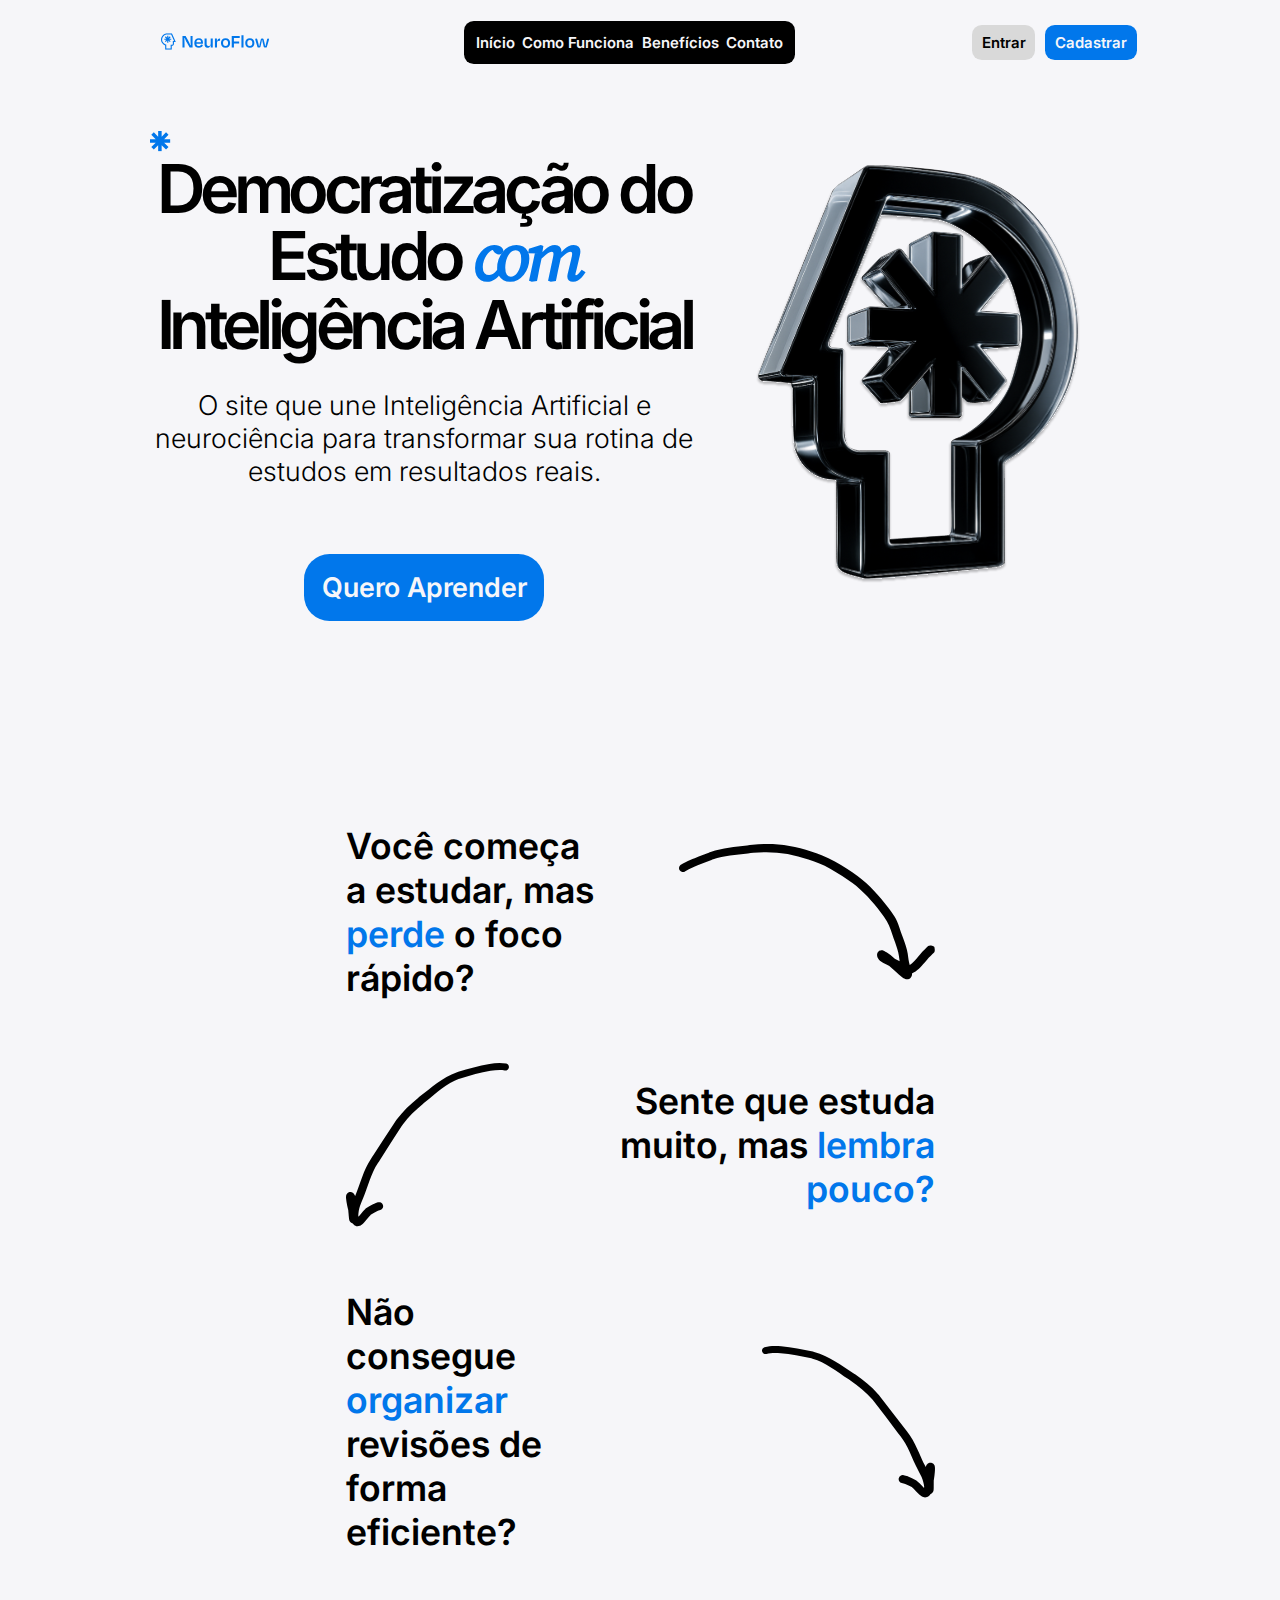
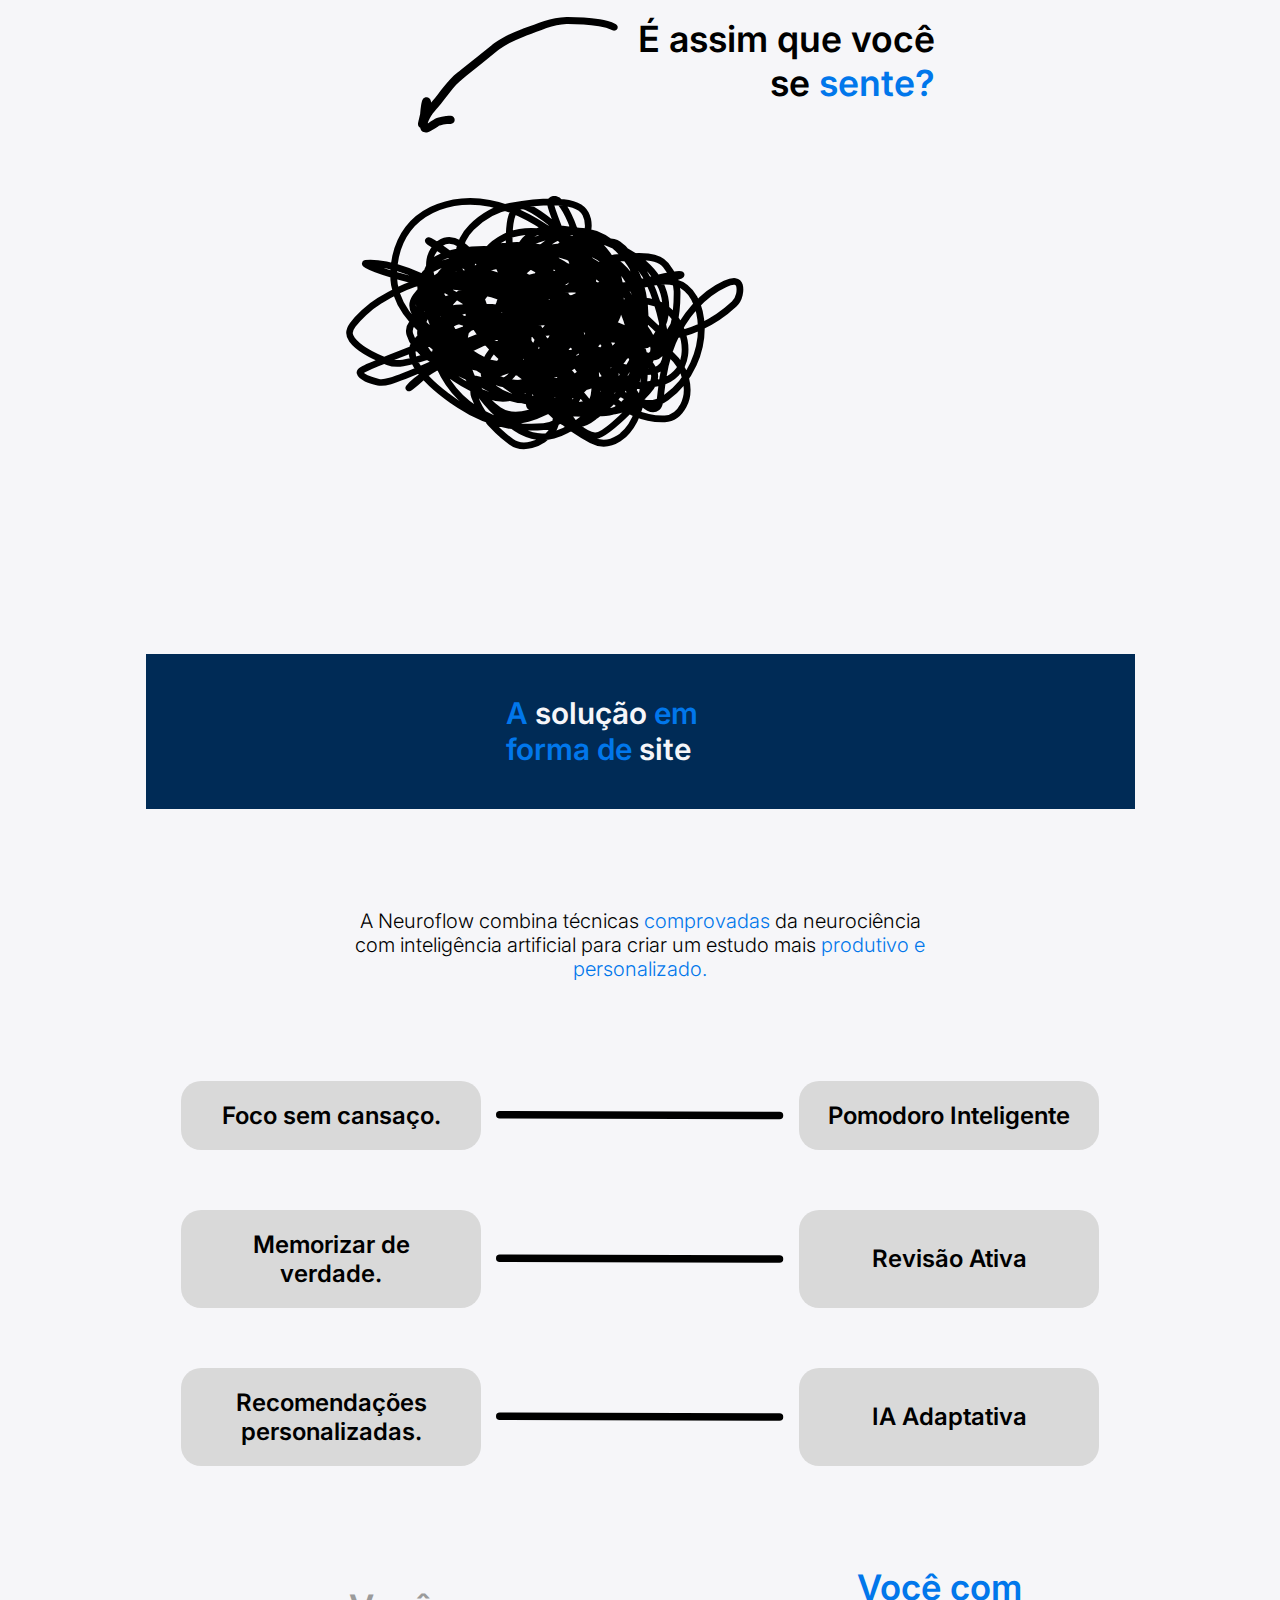
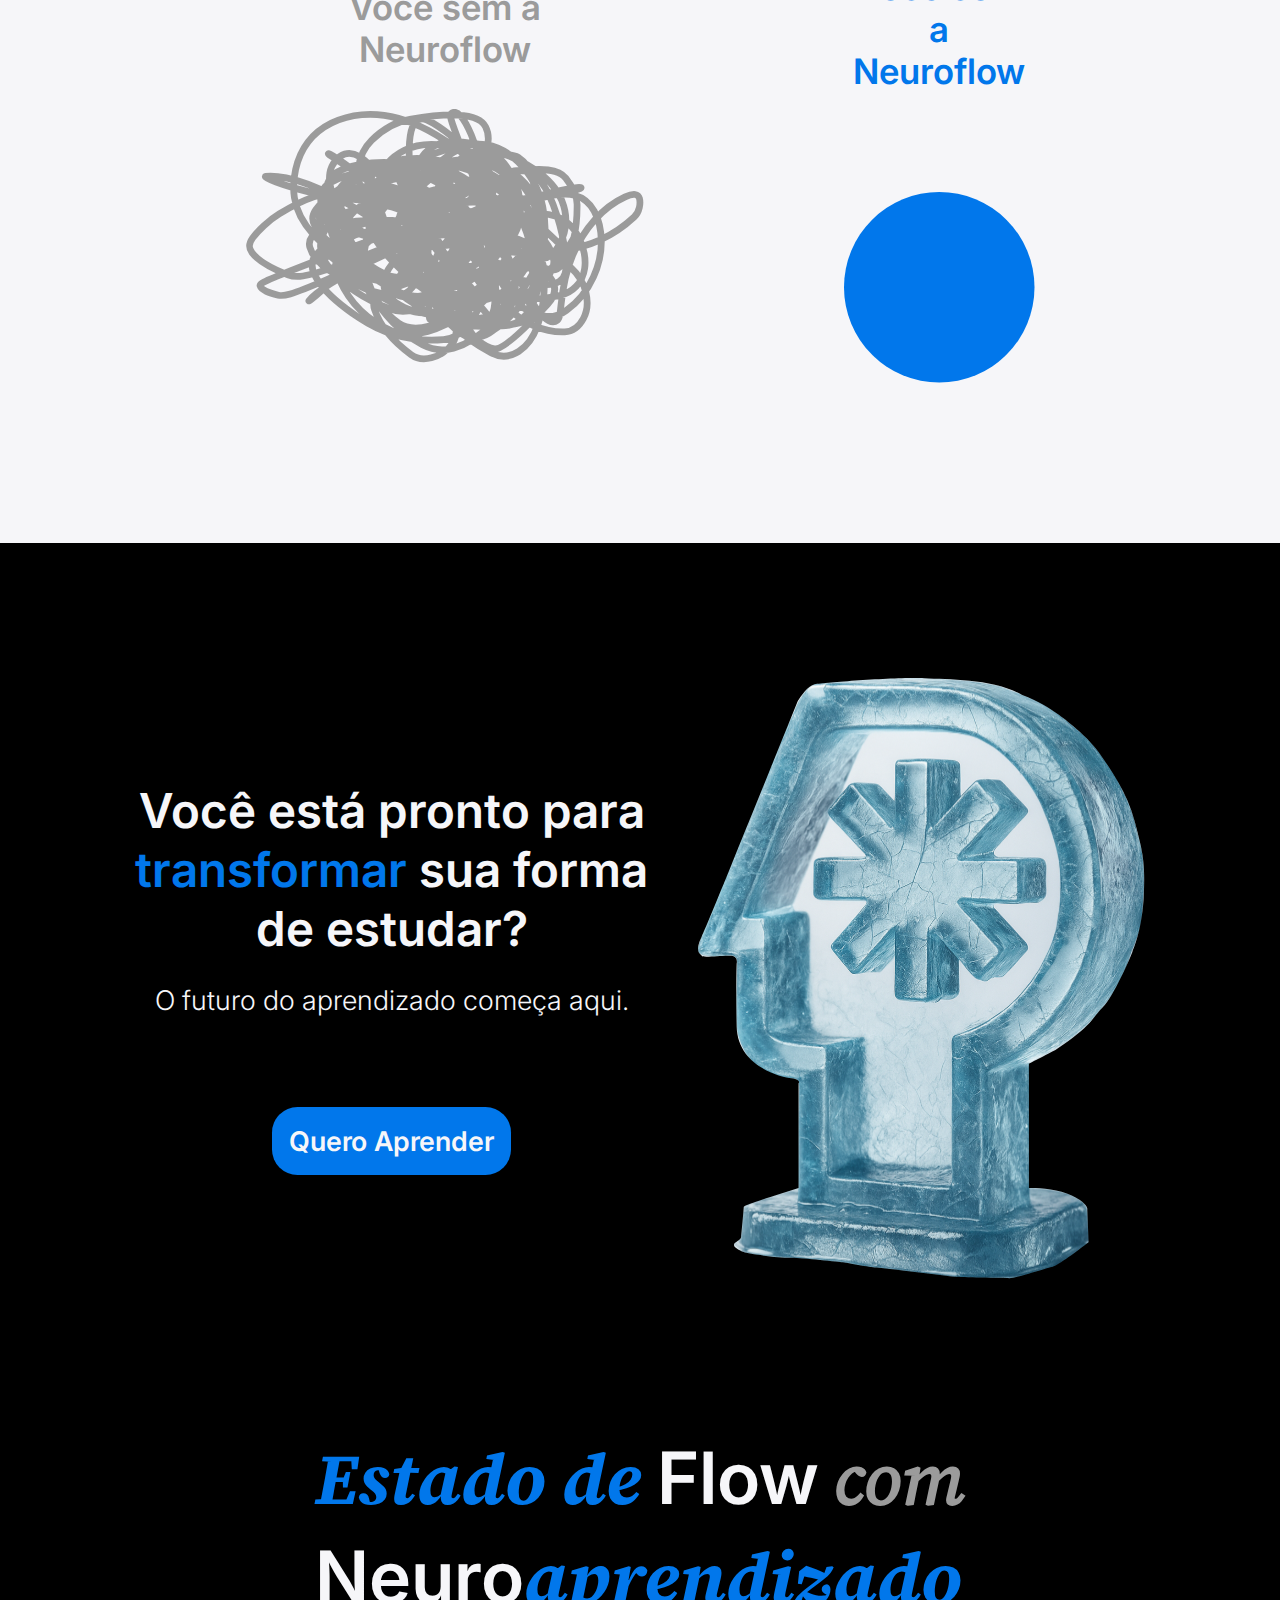
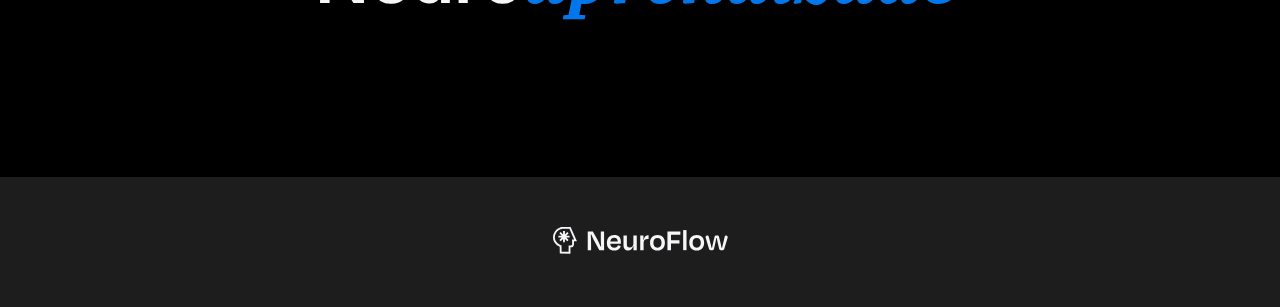
<file: index.html>
<!DOCTYPE html>
<html lang="pt-br">
<head>
    <meta charset="UTF-8">
    <meta name="viewport" content="width=device-width, initial-scale=1.0">
    <link rel="stylesheet" href="./css/style.css">
    <link rel="shortcut icon" href="assets/asterisco.svg" type="image/x-icon">
    <title>NeuroFlow</title>
</head>
<body>
    <header>

        <nav>
            <div class="LogoHeader">
                <a href="#"><img src="./assets/NeuroFlowLogo.svg" alt="Logo NeuroFlow"></a>
            </div>

            <div class="navbar">
                <a class="linknav" href="#">Início</a>
                <a class="linknav" href="#">Como Funciona</a>
                <a class="linknav" href="#">Benefícios</a>
                <a class="linknav" href="pages/contato/contato.html">Contato</a>
            </div>

            <div class="navButtons">
                <a class="Entrarnav" href="pages/auth/Login.html">Entrar</a>
                <a class="Cadastrarnav" href="pages/auth/Cadastro.html" >Cadastrar</a>
            </div>
        </nav>
    </header>

    <main>
        <div class="main">
            <div class="firstImpression">
                <div class="titlePage">
                    <div class="astNTitle">
                        <img class='asterisco' src="./assets/asterisco.svg" alt="asterisco">
                        <h1>Democratização do Estudo <span class="com">com </span>Inteligência Artificial </h1>
                    </div>
                    <p class="subtitle">O site que une Inteligência Artificial e neurociência para transformar sua rotina de estudos em resultados reais. </p>
                    <a href="#"  class="btnAprender">Quero Aprender</a>
                </div>
                <div class="imgCromado">
                    <img src="./assets/LogoCromado.svg" alt="Logo Cromado">
                </div>
            </div>
            <div class="content-copy">
                <div class="one">
                    <div class="lineOne">
                        <h3 class="copyOne">Você começa a estudar, mas <span class="perde">perde</span> o foco rápido?</h3>
                        <img src="./assets/seta1.svg" alt="seta">
                    </div>
                    <div class="lineTwo">
                        <img src="./assets/seta2.svg" alt="seta">
                        <h3 class="copyOne">Sente que estuda muito, mas <span class="lembra-pouco"> lembra pouco?</span></h3>
                    </div>
                    <div class="lineThree">
                        <h3 class="copyOne">Não consegue <span class="organizar">organizar</span> revisões de forma eficiente?</h3>
                        <img src="./assets/seta3.svg" alt="seta">
                    </div>
                    <div class="lineFour">
                        <img class="setaFour" src="./assets/seta4.svg" alt="seta">
                        <h3 class="copyOne">É assim que você <br> se <span class="sente">sente?</span></h3>
                    </div>
                    <div><img src="./assets/bagunca.svg" alt=""></div>
                </div>
                <div class="faixa">
                    <h2 class="solution">A <span class="white">solução</span> em forma de <span class="white">site</span></h2>
                </div>
                <div class="textP">
                    <p>A Neuroflow combina técnicas <span class="textPBlue">comprovadas</span> da neurociência <br> com inteligência artificial para criar um estudo mais <span class="textPBlue">produtivo e <br> personalizado.</span></p>
                </div>
                <div class="block">
                    <div class="blockColumns">
                        <div class="blockline">
                            <h2>Foco sem cansaço.</h2>
                        </div>
                        <img src="./assets/linha.svg" alt="linha">
                        <div class="blockline">
                            <h2>Pomodoro Inteligente</h2>
                        </div>
                    </div>
                    <div class="blockColumns">
                        <div class="blockline">
                            <h2>Memorizar de verdade.</h2>
                        </div>
                        <img src="./assets/linha.svg" alt="linha">
            
                        <div class="blockline">
                            <h2>Revisão Ativa</h2>
                        </div>
                    </div>
                    <div class="blockColumns">
                        <div class="blockline">
                            <h2>Recomendações personalizadas.</h2>
                        </div>
                        <img src="./assets/linha.svg" alt="linha">
            
                        <div class="blockline">
                            <h2>IA Adaptativa</h2>
                        </div>
                    </div>
            
                </div>
                <div class="withOut">
                    <div class="semN">
                        <h3>Você sem a<br>Neuroflow</h3>
                        <img src="./assets/bagunca2.svg" alt="bagunça">
                    </div>
                    <div class="comN">
                        <h3>Você com a<br>Neuroflow</h3>
                        <img src="./assets/elipse.svg" alt="Elipse Azul">
                    </div>
                </div>
            </div>
        </div>
        <div class="final-copy">
            <div class="all-copy">
                <div class="txsubNImg">
                    <div class="textNsub">
                        <h2 class="h2FC">Você está pronto para <br><span>transformar</span> sua forma <br> de estudar?</h2>
                        <p class="finalP">O futuro do aprendizado começa aqui.</p>
                        <a href="#" class="btnAprender">Quero Aprender</a>
                    </div>
                    <img src="./assets/LogoGelo.svg" alt="Logo de Gelo">
                </div>
                <h2 class="h2Final">
                    <p>Estado de <span class="spanFinal">Flow</span> <span class="spanCom">com</span><br><span class="spanFinal">Neuro</span>aprendizado</p>

                </h2>
            </div>

        </div>
    </main> 

    <footer>
        <button ><a href="#"><img src="./assets/LogoFooter.svg" alt="Logo NeuroFlow do Footer"></a></button>
    </footer>
</body>
</html>
</file>
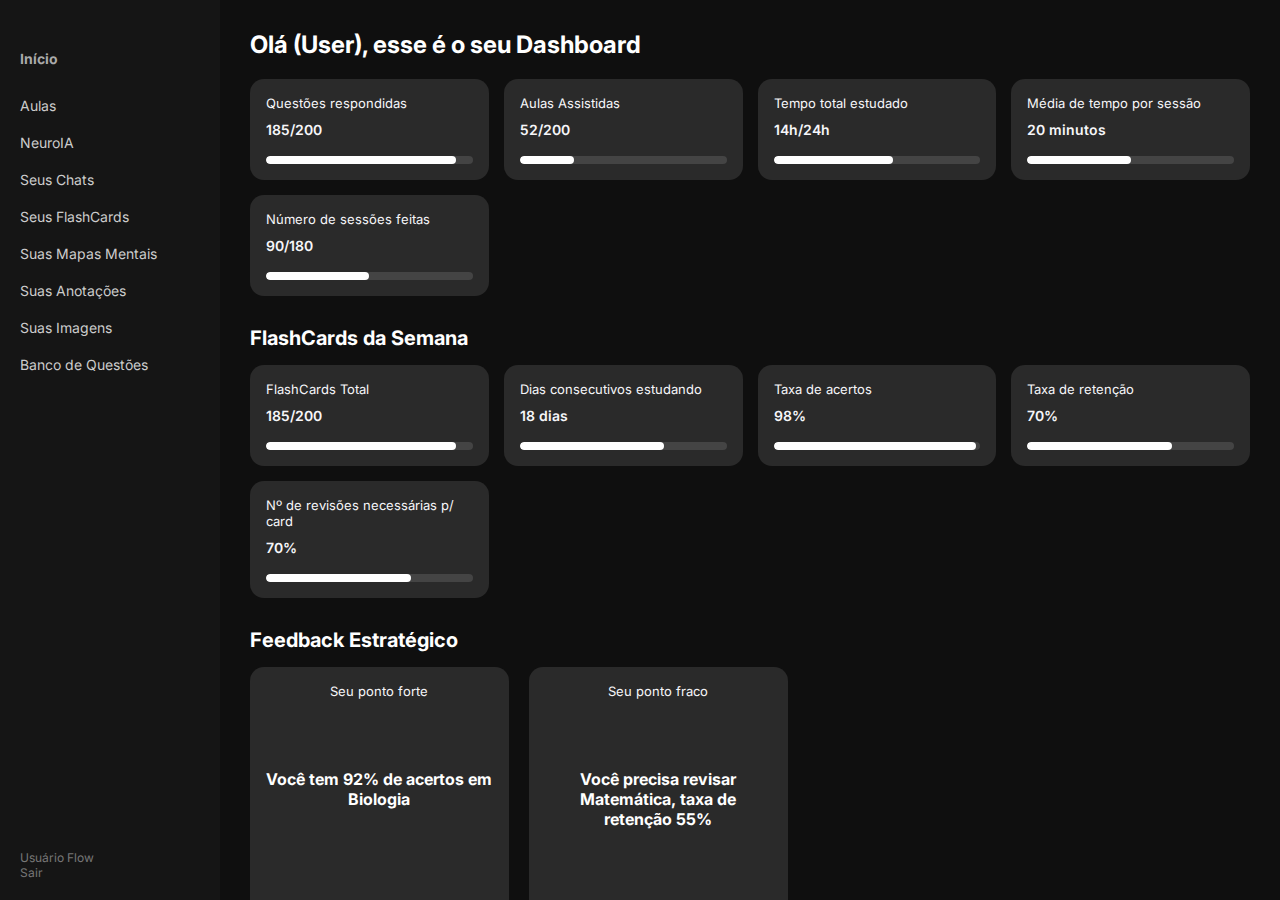
<file: pages/dashboard/index.html>
<!DOCTYPE html>
<html lang="pt-BR">
<head>
  <meta charset="UTF-8" />
  <title>Dashboard</title>

  
  <link rel="preconnect" href="https://fonts.googleapis.com">
  <link rel="preconnect" href="https://fonts.gstatic.com" crossorigin>
  <link href="https://fonts.googleapis.com/css2?family=Inter:wght@300;400;600;700&display=swap" rel="stylesheet">
  <link rel="stylesheet" href="./style.css">
</head>
<body>

  <aside class="sidebar">
    <div>
      <h2><a href="../../index.html" style="text-decoration: none; color: inherit;">Início</a></h2>
      <nav class="menu">
        <a href="#aulas">Aulas</a>
        <a href="../neuro/neuro/index.html">NeuroIA</a>
        <a href="#chats">Seus Chats</a>
        <a href="#flashcards">Seus FlashCards</a>
        <a href="#mapas">Suas Mapas Mentais</a>
        <a href="#anotacoes">Suas Anotações</a>
        <a href="#imagens">Suas Imagens</a>
        <a href="#questoes">Banco de Questões</a>
      </nav>
    </div>
    <div class="sidebar-footer">
      Usuário Flow<br>
      <a href="../auth/Login.html" style="text-decoration: none; color: inherit;">Sair</a>
    </div>
  </aside>

  <main class="main">
    <h1>Olá (User), esse é o seu Dashboard</h1>

    <div class="grid">
        <a class='botao'href="botoa.html">
        <div class="card">
            <p>Questões respondidas</p>
            <div class="disaprendizagem">
              <p>185/200</p>
              <div class="progresso"><span style="width: 92%;"></span></div>
            </div>
        </div>
        </a>
        
      <div class="card">
        <p>Aulas Assistidas</p>
        <div class="disaprendizagem">
          <p>52/200</p>
          <div class="progresso"><span style="width: 26%;"></span></div>
        </div>
      </div>

      <div class="card">
        <p>Tempo total estudado</p>
        <div class="disaprendizagem">
          <p>14h/24h</p>
          <div class="progresso"><span style="width: 58%;"></span></div>
        </div>
      </div>

      <div class="card">
        <p>Média de tempo por sessão</p>
        <div class="disaprendizagem">
          <p>20 minutos</p>
          <div class="progresso"><span style="width: 50%;"></span></div>
        </div>
      </div>

      <div class="card">
        <p>Número de sessões feitas</p>
        <div class="disaprendizagem">
          <p>90/180</p>
          <div class="progresso"><span style="width: 50%;"></span></div>
        </div>
      </div>
    </div>

    <h2>FlashCards da Semana</h2>

    <div class="grid">
      <div class="card">
        <p>FlashCards Total</p>
        <div class="disaprendizagem">
          <p>185/200</p>
          <div class="progresso"><span style="width: 92%;"></span></div>
        </div>
      </div>

      <div class="card">
        <p>Dias consecutivos estudando</p>
        <div class="disaprendizagem">
          <p>18 dias</p>
          <div class="progresso"><span style="width: 70%;"></span></div>
        </div>
      </div>

      <div class="card">
        <p>Taxa de acertos</p>
        <div class="disaprendizagem">
          <p>98%</p>
          <div class="progresso"><span style="width: 98%;"></span></div>
        </div>
      </div>

      <div class="card">
        <p>Taxa de retenção</p>
        <div class="disaprendizagem">
          <p>70%</p>
          <div class="progresso"><span style="width: 70%;"></span></div>
        </div>
      </div>

      <div class="card">
        <p>Nº de revisões necessárias p/ card</p>
        <div class="disaprendizagem">
          <p>70%</p>
          <div class="progresso"><span style="width: 70%;"></span></div>
        </div>
      </div>
    </div>

    <h2>Feedback Estratégico</h2>

    <div class="feedback">


      
      <div class="card">

        <div>
          <p>Seu ponto forte</p>
        </div>

        <div>
          <strong>Você tem 92% de acertos em Biologia</strong>
        </div>
        

        <div class="disaprendizagem">
          <p>92%</p>
          <div class="progresso"><span style="width: 92%;"></span></div>
        </div>
      </div>


      
      <div class="card">

        <div>
          <p>Seu ponto fraco</p>
        </div>

        <div>
          <strong>Você precisa revisar
                  Matemática, taxa
                  de retenção 55%</strong>
        </div>
        

        <div class="disaprendizagem">
          <p>55%</p>
          <div class="progresso"><span style="width: 55%;"></span></div>
        </div>
      </div>
    </div>

  </main>
</body>
</html>
</file>
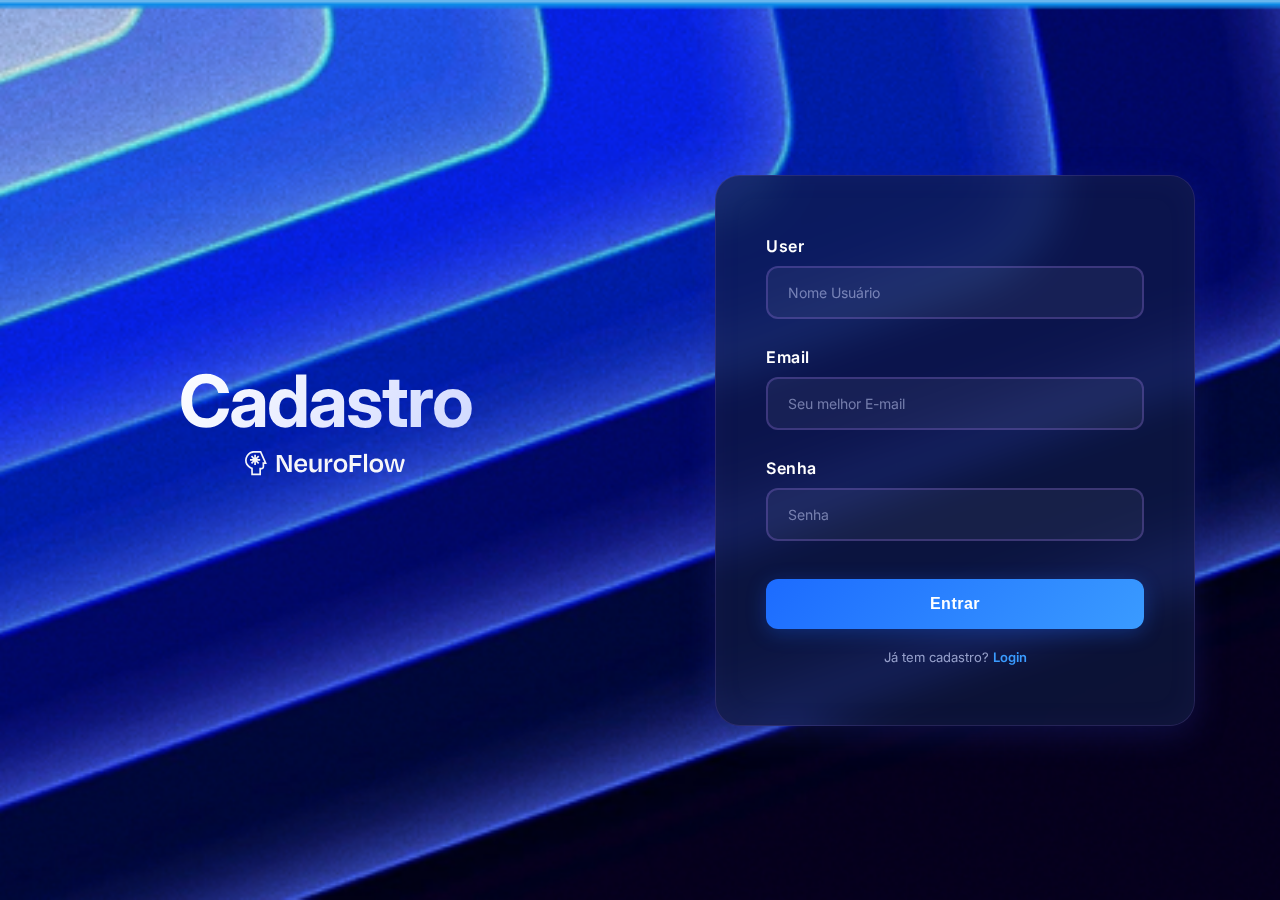
<file: pages/auth/Cadastro.html>
<!DOCTYPE html>
<html lang="pt-br">
<head>
    <meta charset="UTF-8">
    <meta name="viewport" content="width=device-width, initial-scale=1.0">
    <title>Cadastro - NeuroFlow</title>
    <link rel="stylesheet" href="styles.module.css">
    <link rel="preconnect" href="https://fonts.googleapis.com">
    <link rel="preconnect" href="https://fonts.gstatic.com" crossorigin>
    <link href="https://fonts.googleapis.com/css2?family=Inter:wght@400;500;600;700&display=swap" rel="stylesheet">
    <link rel="shortcut icon" href="../../assets/asterisco.svg" type="image/x-icon">
</head>
<body>
    <main class="container">
        <div class="wrapper">
            <!-- Lado esquerdo -->
            <div class="left">
                <div class="left-content">
                    <h1>Cadastro</h1>
                    <div class="brand-info">
                        <img src="../../assets/imgAuth/logo.svg" alt="Logo NeuroFlow" class="logo-svg">
                    </div>
                </div>
            </div>

            <!-- Lado direito (card de cadastro) -->
            <div class="right">
                <div class="card">
                    <form>
                        <div class="form-group">
                            <label>User</label>
                            <input type="text" placeholder="Nome Usuário">
                        </div>

                        <div class="form-group">
                            <label>Email</label>
                            <input type="email" placeholder="Seu melhor E-mail">
                        </div>

                        <div class="form-group">
                            <label>Senha</label>
                            <input type="password" placeholder="Senha">
                        </div>
                        <button type="submit" class="btn-submit" ><a href="../dashboard/index.html">Entrar</a></button>

                    </form>

                    <p class="login-link">
                        Já tem cadastro? <a href="Login.html">Login</a>
                    </p>
                </div>
            </div>
        </div>
    </main>
</body>
</html>
</file>
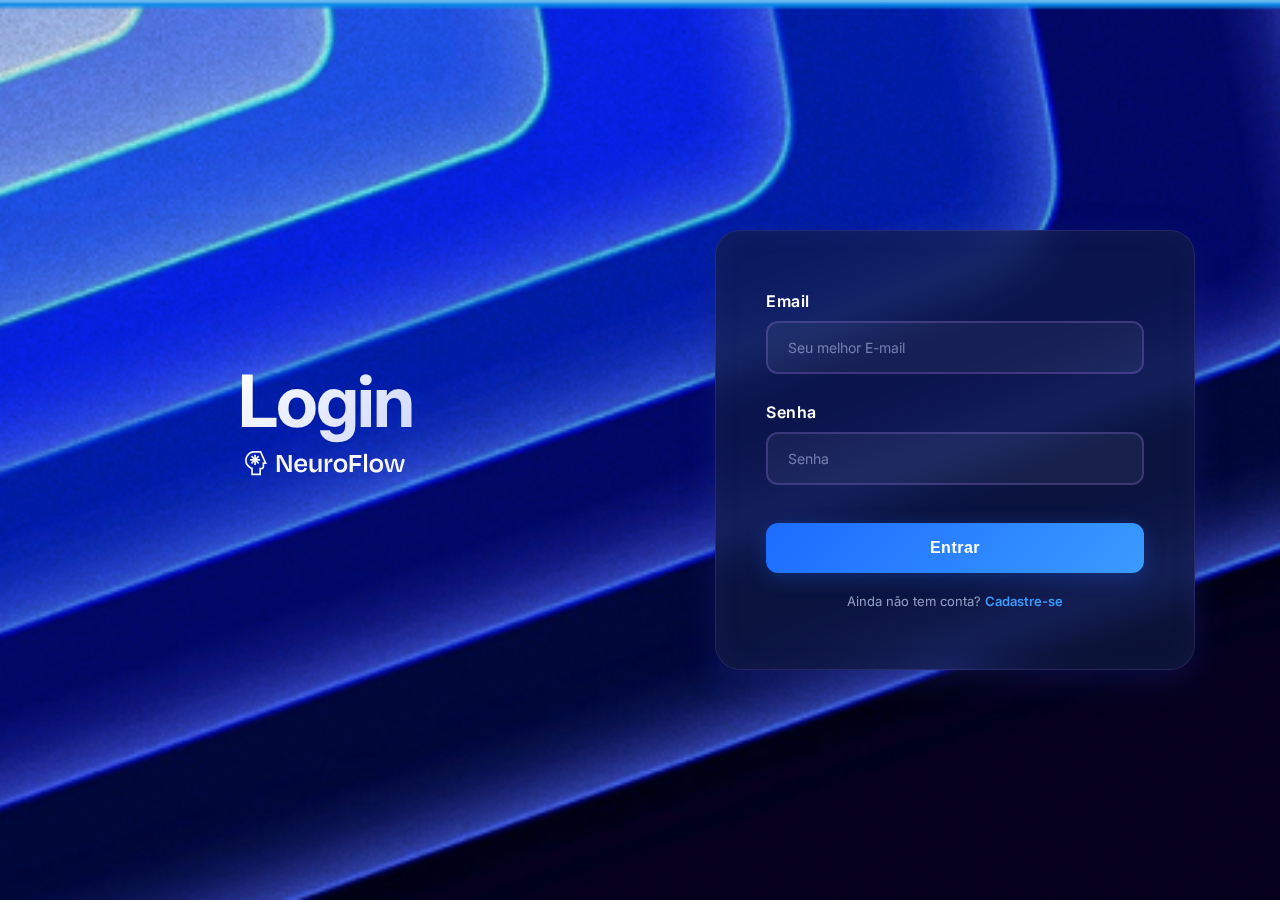
<file: pages/auth/Login.html>
<!DOCTYPE html>
<html lang="pt-br">
<head>
    <meta charset="UTF-8">
    <meta name="viewport" content="width=device-width, initial-scale=1.0">
    <title>Login - NeuroFlow</title>
    <link rel="stylesheet" href="styles.module.css">
    <link rel="preconnect" href="https://fonts.googleapis.com">
    <link rel="preconnect" href="https://fonts.gstatic.com" crossorigin>
    <link href="https://fonts.googleapis.com/css2?family=Inter:wght@400;500;600;700&display=swap" rel="stylesheet">
    <link rel="shortcut icon" href="../../assets/asterisco.svg" type="image/x-icon">
</head>
<body>
    <main class="container">
        <div class="wrapper">
            <!-- Lado esquerdo -->
            <div class="left">
                <div class="left-content">
                    <h1>Login</h1>
                    <div class="brand-info">
                        <img src="../../assets/imgAuth/logo.svg" alt="Logo NeuroFlow" class="logo-svg">
                    </div>
                </div>
            </div>

            <!-- Lado direito (card de login) -->
            <div class="right">
                <div class="card">
                    <form>
                        <div class="form-group">
                            <label>Email</label>
                            <input type="email" placeholder="Seu melhor E-mail">
                        </div>

                        <div class="form-group">
                            <label>Senha</label>
                            <input type="password" placeholder="Senha">
                        </div>

                        <button type="submit" class="btn-submit" ><a href="../dashboard/index.html">Entrar</a></button>

                       
                    </form>

                    <p class="login-link">
                        Ainda não tem conta? <a href="../auth/Cadastro.html">Cadastre-se</a>
                    </p>
                </div>
            </div>
        </div>
    </main>
</body>
</html>
</file>
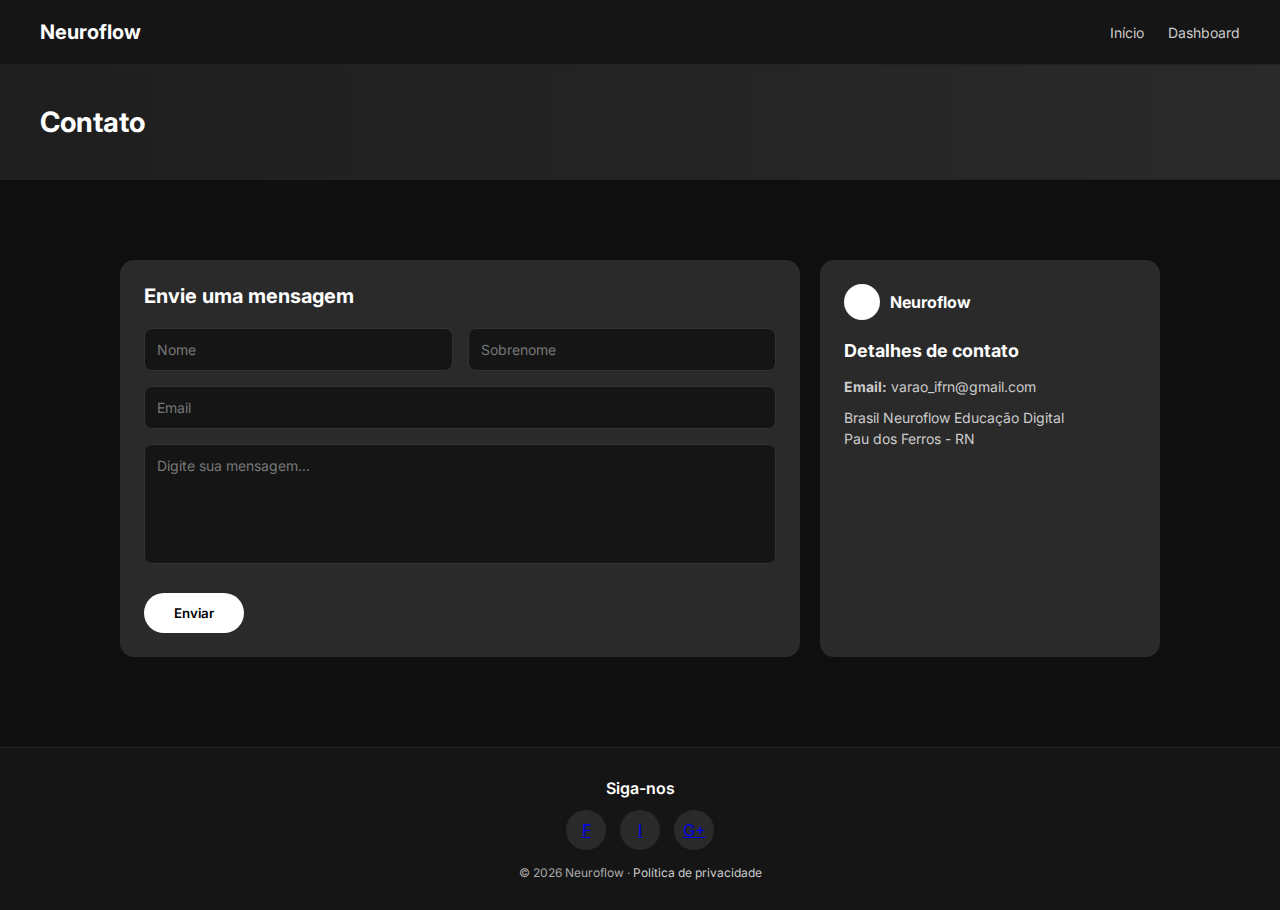
<file: pages/contato/contato.html>
<!DOCTYPE html>
<html lang="pt-BR">
<head>
  <meta charset="UTF-8" />
  <title>Neuroflow | Contato</title>
  <meta name="viewport" content="width=device-width, initial-scale=1.0">

  <link rel="preconnect" href="https://fonts.googleapis.com">
  <link rel="preconnect" href="https://fonts.gstatic.com" crossorigin>
  <link href="https://fonts.googleapis.com/css2?family=Inter:wght@300;400;600;700&display=swap" rel="stylesheet">
    <link rel="stylesheet" href="styles.module.css">
</head>
<body>

<header>
  <div class="logo">Neuroflow</div>
  <nav>
    <a href="#">Início</a>
    <a href="#">Dashboard</a>
  </nav>
</header>

<section class="banner">
  <h1>Contato</h1>
</section>

<main class="container">

  <!-- FORM -->
  <div class="card form">
    <h2>Envie uma mensagem</h2>

    <div class="row">
      <div class="form-group">
        <input type="text" placeholder="Nome">
      </div>
      <div class="form-group">
        <input type="text" placeholder="Sobrenome">
      </div>
    </div>

    <div class="form-group">
      <input type="email" placeholder="Email">
    </div>

    <div class="form-group">
      <textarea placeholder="Digite sua mensagem..."></textarea>
    </div>

    <button>Enviar</button>
  </div>

  <!-- INFO -->
  <div class="card info">
    <div class="brand">
      <div class="brand-circle"></div>
      <strong>Neuroflow</strong>
    </div>

    <h3>Detalhes de contato</h3>
    <p><strong>Email:</strong> varao_ifrn@gmail.com</p>
    <p>Brasil     
    Neuroflow Educação Digital<br>
    Pau dos Ferros - RN<br>
    </p>
  </div>

</main>
<footer class="footer">
    <div class="footer-content">
      <h4>Siga-nos</h4>
  
      <div class="socials">
        <a href="#" aria-label="Facebook">F</a>
        <a href="#" aria-label="Instagram">I</a>
        <a href="#" aria-label="Google Plus">G+</a>
      </div>
  
      <p>© 2026 Neuroflow · <a href="#">Política de privacidade</a></p>
    </div>
</footer>
</body>
</html>
</file>
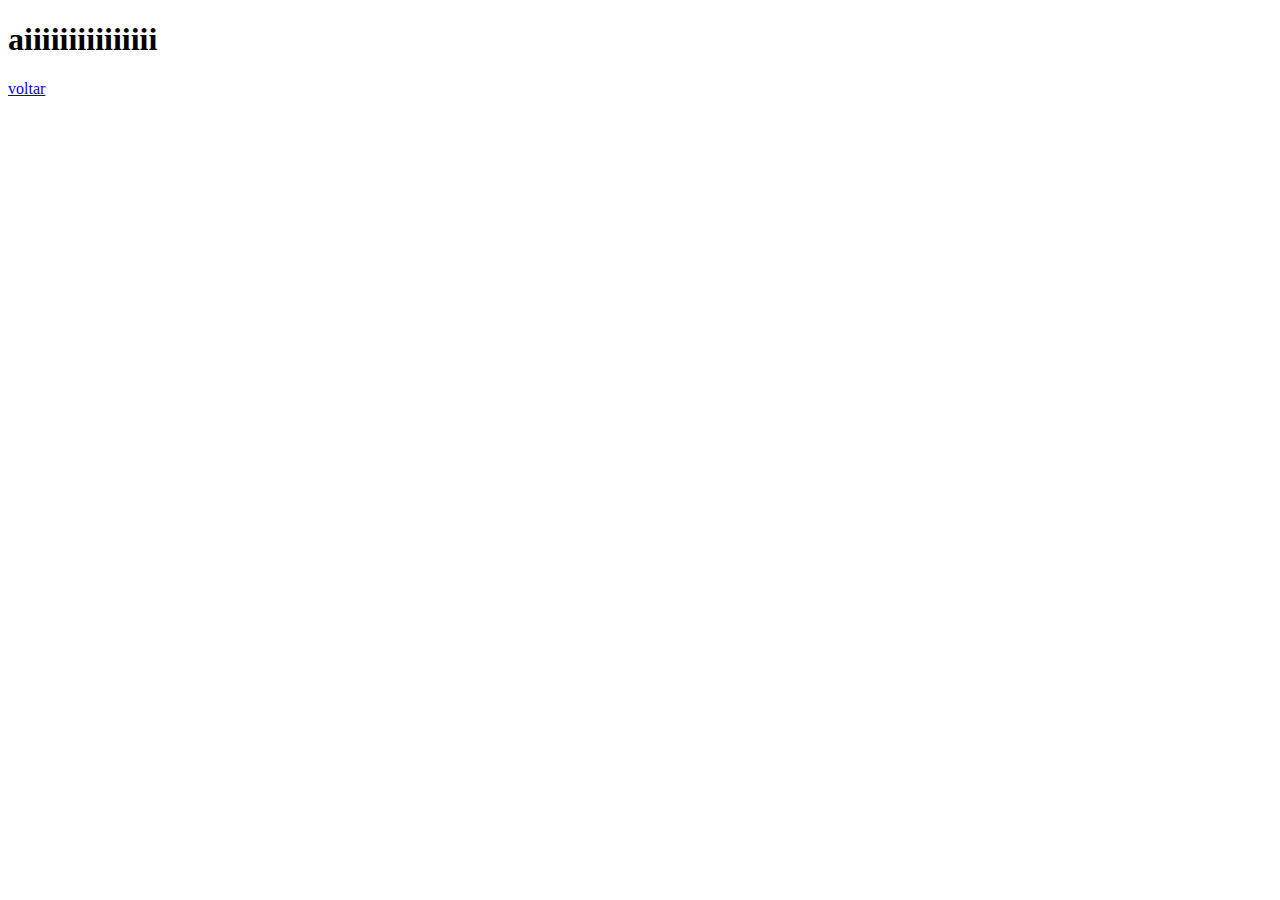
<file: pages/dashboard/botoa.html>
<!DOCTYPE html>
<html lang="en">
<head>
    <meta charset="UTF-8">
    <meta name="viewport" content="width=device-width, initial-scale=1.0">
    <title>Document</title>
</head>
<body>
    <h1>aiiiiiiiiiiiiiii</h1>
    <a href="index.html">voltar</a>
</body>
</html>
</file>
<file: css/style.css>
* {
    margin: 0;
    padding: 0;
    box-sizing: border-box;
}

body {
    background-color: #F6F6F9;
}

@font-face {
    font-family: interSemiBold;
    src: url('../fonts/inter/Inter_18pt-SemiBold.ttf');
}

@font-face {
    font-family: interLight;
    src: url('../fonts/inter/Inter_18pt-Light.ttf');
}


@font-face {
    font-family: serifItalic;
    src: url('../fonts/serifSource/SourceSerif4-Italic.ttf');
}

@font-face {
    font-family: serifBoldItalic;
    src: url("../fonts/serifSource/SourceSerif4-BoldItalic.ttf");
}

header {
    margin: 21px 143.25px 0;
}

nav {
    display: flex;
    justify-content: space-between;
    align-items: center;

}

.LogoHeader {
    scale: 0.75;
}

.navbar {
    display: flex;
    justify-content: center;
    align-items: center;
    padding: 12px;
    gap: 7.5px;
    background-color: black;
    border-radius: 9.75px;
}

.linknav {
    text-decoration: none;
    color: #F6F6F9 ;
    font-family: interSemibold;
    font-size: 15px;
    white-space: nowrap;
}


/* buttons Nav */
.navButtons {
    display: flex;
    justify-content: center;
    align-items: center;
    gap: 10px;
}

.Entrarnav {
    display: flex;
    flex-direction: row;
    justify-content: center;
    align-items: center;

    gap: 7.5px;
    background-color: #D9D9D9;
    font-family: interSemibold;
    font-size: 15px;
    color: black;

    padding: 8.25px 9.75px;
    border-radius: 9.75px;
    text-decoration: none;

}
.Cadastrarnav {
    display: flex;
    flex-direction: row;
    justify-content: center;
    align-items: center;

    gap: 7.5px;
    background-color: #0177EB;
    font-family: interSemibold;
    font-size: 15px;
    color: #F6F6F9;

    padding: 8.25px 9.75px;
    border-radius: 9.75px;
    text-decoration: none;
}

/* Main */
/* Página 1 | Div 1 */

.astNTitle {
    display: flex;
    flex-direction: column;
    align-items: stretch;
    justify-content: start;
    
}
.asterisco {
    align-self: flex-start;
    width: auto;
    scale: 0.75;
}

h1 {
    font-family: interSemibold;
    font-size: 67.5px;
    text-align: center;
    max-width: 654.75px;
    width: 100%;
    letter-spacing: -5.4px;
    line-height: 100%;
    
}
.com {
    color: #0177EB;
    font-family: serifItalic;
}

.subtitle {
    font-family: interLight;
    font-size: 27px;
    color: black;
    max-width: fit-content;
    width: 100%;
    text-align: center;
    padding-top: 31px;

}

.btnAprender {
    display: flex;
    justify-content: center;
    align-items:  center;

    gap: 7.5px;
    background-color: #0177EB;
    font-family: interSemibold;
    color: #F6F6F9;

    border-radius: 25.5px;
    text-decoration: none;
    margin-top: 65.25px;

    font-size: 27px;
    padding: 17.25px;

}



.titlePage {
    display: flex;
    flex-direction: column;
    align-items: center;
    justify-content: center;
}

.imgCromado {
    display: flex;
    scale: 0.75;
}

.main {
        margin: 60px 146px;
        display: flex;
        flex-direction: column;
        justify-content: center;
        align-items: center;
}

.firstImpression {
    display: flex;
    justify-content: center;
    align-items: center;
    height: 500px;
}


/* Div 2 - main */

.content-copy {
    display: flex;
    flex-direction: column;
}

.one {
    display: flex;
    flex-direction: column;
    justify-content: center;
    margin: 200px;
    height: max-content;
    gap: 63px;
}

/* Linhas */

/* Linhas Spans */
.perde, .lembra-pouco, .organizar, .sente {
    color: #0177EB;
}


/* Linha 1 */

.lineOne {
    display: flex;
    flex-direction: row;
    justify-content: center;
    align-items: center;
    gap: 76px;
    

}



.copyOne {
    font-family: interSemibold;
    font-size: 36px;
}


/* Linha 2 */

.lineTwo {
    display: flex;
    flex-direction: row;
    justify-content: center;
    align-items: center;
    gap: 55px;

}

.lineTwo .copyOne {
    text-align: end;
}

/* Linha 3 */

.lineThree {
    display: flex;
    flex-direction: row;
    justify-content: center;
    align-items: center;
    gap: 183px;

}

/* Linha 4 */

.lineFour{
    display: flex;
    flex-direction: row;
    justify-content: end;
    align-items: start;

    text-align: end;
    gap: 20px;
}


/* Faixa */


.faixa{
    width: 100%;
    padding: 41.25px 360px;
    gap: 7.5px;
    background-color: #002b56;
    font-family: interSemibold;
    font-size: 20px;
}

.white {
    color: #F6F6F9;

}

.solution, .textPBlue{
    color:#0177EB ;
}

/* Texto */

.textP {
    display: flex;
    flex-direction: column;
    justify-content: center;
    align-items: center;
    text-align: center;
    padding: 100px 0;
    font-family: interLight;
    font-size: 20px;
}

/* Cards */

.block {
    display: flex;
    justify-content: center;
    align-items: center;
    flex-direction: column;
    gap: 60px;

}

.blockColumns {
    display: flex;
    flex-direction: row;
    justify-content: center;

    gap: 15px;

}

.blockline {
    display: flex;
    justify-content: center;
    align-items: center;
    background-color: #d9d9d9;
    width: 300px;

    text-align: center;

    padding: 20px;
    border-radius: 20px;

    font-family: interSemibold;

}

/* Sem ou Com NeuroFlow */

.withOut {
    display: flex;
    justify-content: center;
    align-items: center;

    text-align: center;
    font-size: 30px;
    font-family: interSemibold;
    margin: 100px;
    gap: 200px;


}

.semN {
    display: flex;
    justify-content: center;
    align-items: center;

    flex-direction: column;
    gap: 39px;

    color: #9b9b9b;

}


.comN {
    display: flex;
    justify-content: center;
    align-items: center;

    flex-direction: column;
    gap: 100px;

    color: #0177EB;


}

/* final-copy */

.final-copy {
    
        display: flex;
        flex-direction: column;
        justify-content: center;
        align-items: center;
        width: 100%;
        
        background-color: black;
}

.all-copy {
    display: flex;
    justify-content: center;
    align-items: center;
    flex-direction: column;
    padding-top: 135px;
}

.h2FC {

    font-family: interSemibold;
    text-align: center;
    font-size: 48px;


}

.h2FC span {
    color: #0177EB;
}

.textNsub {
    display: flex;
    justify-content: center;
    flex-direction: column;
    align-items: center;
    gap: 25.5px;
    color: #F6F6F9;
}

.textNsub p {
    font-size: 27px;
        font-family: interLight;
    
}

.txsubNImg {
    display: flex;
    flex-direction: row;
    justify-content: center;
    align-items: center;
    gap: 50px;
}

.h2Final {
    display: flex;
    justify-content: center;
    align-items: center;
    color:#0177EB;
    font-family: serifBoldItalic;
    font-size: 72px;
    margin:150px;

}

.spanFinal {
    font-family: interSemibold;
    color: #F6F6F9;
}

.spanCom {
    color: #9b9b9b;
    font-family: serifItalic;
}


/* footer */

footer {
    display: flex;
    justify-content: center;
    align-items: center;

    background-color: #1d1d1d;

    width: 100%;
    padding: 50px 400px;
}

footer button {
    background-color: transparent;
    border: none;
}
</file>
<file: pages/dashboard/style.css>
* {
    margin: 0;
    padding: 0;
    box-sizing: border-box;
    font-family: 'Inter', sans-serif;
  }

body {
    background-color: #0f0f0f;
    color: #fff;
    display: flex;
    height: 100vh;
}

  /* SIDEBAR */
.sidebar {
    width: 220px;
    background-color: #151515;
    padding: 20px;
    display: flex;
    flex-direction: column;
    justify-content: space-between;
}

.sidebar h2 {
    font-size: 14px;
    margin-bottom: 20px;
    color: #aaa;
}

.menu a {
    display: block;
    color: #ccc;
    text-decoration: none;
    padding: 10px 0;
    font-size: 14px;
}

.menu a:hover {
    color: #fff;
}

.sidebar-footer {
    font-size: 12px;
    color: #777;
}

  /* MAIN */
.main {
    flex: 1;
    padding: 30px;
    overflow-y: auto;
}

h1 {
    font-size: 24px;
    margin-bottom: 20px;
}

h2 {
    margin: 30px 0 15px;
    font-size: 20px;
}

  /* GRID */
.grid {
    display: grid;
    grid-template-columns: repeat(auto-fill, minmax(220px, 1fr));
    gap: 15px;
}

.botao{
    text-decoration: none;
}

.card {
    background-color: #2a2a2a;
    border-radius: 14px;
    padding: 16px;
    display: flex;
    flex-direction: column;
    justify-content: space-between;
    min-height: 100px;
}

.card p {
    font-size: 13px;
    color: #F6F6F9;
    margin-bottom: 10px;
}

.card strong {
    font-size: 14px;
    color: #fff;
}

  /* PROGRESS BAR */
.progresso {
    width: 100%;
    height: 8px;
    background-color: #444;
    border-radius: 10px;
    overflow: hidden;
    margin-top: 12px;
}

.progresso span {
    display: block;
    height: 100%;
    background-color: #fff;
    border-radius: 10px;
}


.feedback {

    display: flex;
    gap: 20px;
  }

.feedback .card {
    height: 300.75px;
    width: 258.75px;
    min-height: 140px;
    display: flex;
    text-align: center;
    flex-direction: column;
    justify-content: space-between;
    align-items: center;
    gap: 60px;
}

.feedback strong {
    font-size: 16px;
}

.feedback small {
    font-size: 13px;
    color: #ccc;
}


.disaprendizagem {
    display: flex;
    flex-direction: column;
    width: 100%;
    align-items: flex-start;
    font-family: 'Inter', 300;
    gap: 6px;
    margin-top: auto;
}

.disaprendizagem p {
    margin-bottom: 0;
    font-size: 14px;
    font-weight: 600;
    font-size: 14px;
    font-weight: 600;
}
</file>
<file: pages/auth/styles.module.css>
* {
    margin: 0;
    padding: 0;
    box-sizing: border-box;
}

body {
    font-family: 'Inter', sans-serif;
    min-height: 100vh;
    background-image: url(../../assets/imgAuth/img_fundo.png);
    background-repeat: no-repeat;
    background-size: cover;
    background-position: center;
    background-attachment: fixed;
    display: flex;
    align-items: center;
    justify-content: center;
    position: relative;
    overflow: hidden;
}

.container {
    position: relative;
    z-index: 2;
    width: 100%;
}

.wrapper {
    width: 100%;
    max-width: 1400px;
    margin: 0 auto;
    display: flex;
    justify-content: space-between;
    align-items: center;
    gap: 60px;
    padding: 40px 40px;
}

/* LADO ESQUERDO */
.left {
    flex: 1;
    display: flex;
    flex-direction: column;
    justify-content: center;
    align-items: center;
    color: white;
    text-align: center;
}

.left-content {
    display: flex;
    flex-direction: column;
    align-items: center;
    justify-content: center;
}

.left-content h1 {
    font-family: 'Inter', sans-serif;
    font-size: 72px;
    font-weight: 700;
    margin-bottom: -65px;
    background: linear-gradient(135deg, #ffffff 0%, #cfd8ff 100%);
    -webkit-background-clip: text;
    -webkit-text-fill-color: transparent;
    background-clip: text;
    letter-spacing: -2px;
}

.brand-info {
    display: flex;
    align-items: center;
    justify-content: center;
    flex-direction: column;
    gap: 0px;
    margin-top: 5px;
}

.logo-svg {
    width: 160px;
    height: 160px;
    object-fit: contain;
}

.brand-icon {
    font-size: 40px;
}

.brand-name {
    font-family: 'Inter', sans-serif;
    font-size: 28px;
    font-weight: 600;
    color: #cfd8ff;
    letter-spacing: 1px;
}

/* LADO DIREITO */
.right {
    flex: 1;
    display: flex;
    align-items: center;
    justify-content: center;
    perspective: 1000px;
}

.card {
    width: 100%;
    max-width: 480px;
    padding: 60px 50px;
    background: rgba(15, 25, 65, 0.7);
    backdrop-filter: blur(20px);
    border: 1px solid rgba(147, 112, 219, 0.2);
    border-radius: 25px;
    box-shadow: 
        0 8px 32px rgba(31, 38, 135, 0.37),
        inset 0 0 32px rgba(147, 112, 219, 0.05);
    animation: slideInUp 0.6s ease-out;
}

@keyframes slideInUp {
    from {
        opacity: 0;
        transform: translateY(50px);
    }
    to {
        opacity: 1;
        transform: translateY(0);
    }
}

form {
    display: flex;
    flex-direction: column;
    gap: 28px;
}

.form-group {
    display: flex;
    flex-direction: column;
    gap: 10px;
}

.form-group label {
    font-size: 16px;
    font-weight: 600;
    color: #ffffff;
    letter-spacing: 0.5px;
}

.form-group input {
    padding: 16px 20px;
    font-size: 14px;
    border: 2px solid rgba(147, 112, 219, 0.3);
    border-radius: 12px;
    background: rgba(255, 255, 255, 0.05);
    color: #ffffff;
    transition: all 0.3s ease;
    font-family: 'Inter', sans-serif;
}

.form-group input::placeholder {
    color: rgba(207, 216, 255, 0.5);
}

.form-group input:focus {
    outline: none;
    border-color: rgba(147, 112, 219, 0.8);
    background: rgba(147, 112, 219, 0.1);
    box-shadow: 0 0 20px rgba(147, 112, 219, 0.2);
}

.btn-submit {
    padding: 16px 32px;
    margin-top: 10px;
    font-size: 16px;
    font-weight: 600;
    border: none;
    border-radius: 12px;
    background: linear-gradient(135deg, #1c6bff 0%, #3a9bff 100%);
    color: white;
    cursor: pointer;
    transition: all 0.3s ease;
    letter-spacing: 0.5px;
    box-shadow: 0 4px 20px rgba(28, 107, 255, 0.3);
}

.btn-submit a {
    color: #ffffff;
    text-decoration: none;
}

.btn-submit:hover {
    transform: translateY(-2px);
    box-shadow: 0 6px 30px rgba(28, 107, 255, 0.5);
}

.btn-submit:active {
    transform: translateY(0);
}

.login-link {
    margin-top: 20px;
    text-align: center;
    font-size: 13px;
    color: rgba(207, 216, 255, 0.7);
}

.login-link a {
    color: #3a9bff;
    text-decoration: none;
    font-weight: 600;
    transition: color 0.3s ease;
}

.login-link a:hover {
    color: #5badff;
    text-decoration: underline;
}

/* RESPONSIVO */
@media (max-width: 1024px) {
    .wrapper {
        flex-direction: column;
        gap: 40px;
    }

    .left-content h1 {
        font-size: 48px;
    }

    .card {
        max-width: 100%;
    }
}

@media (max-width: 768px) {
    .wrapper {
        padding: 20px;
    }

    .left-content h1 {
        font-size: 36px;
    }

    .brand-name {
        font-size: 20px;
    }

    .card {
        padding: 40px 30px;
    }

    .form-group input,
    .btn-submit {
        font-size: 14px;
        padding: 14px 16px;
    }
}
</file>
<file: pages/contato/styles.module.css>
* {
    margin: 0;
    padding: 0;
    box-sizing: border-box;
    font-family: 'Inter', sans-serif;
  }

body {
    background-color: #0f0f0f;
    color: #fff;
  }

/* HEADER */
header {
    background-color: #151515;
    padding: 20px 40px;
    display: flex;
    justify-content: space-between;
    align-items: center;
    border-bottom: 1px solid #222;
}

.logo {
    font-weight: 700;
    font-size: 20px;
}

nav a {
    color: #ccc;
    text-decoration: none;
    margin-left: 20px;
    font-size: 14px;
}

nav a:hover {
    color: #fff;
}

/* BANNER */
.banner {
    padding: 40px;
    background: linear-gradient(90deg, #1e1e1e, #2a2a2a);
    border-bottom: 1px solid #222;
}

.banner h1 {
    font-size: 28px;
}

/* CONTAINER */
.container {
    max-width: 1100px;
    margin: 50px auto;
    padding: 30px;
    display: grid;
    grid-template-columns: 2fr 1fr;
    gap: 20px;
}

.card {
    background-color: #2a2a2a;
    border-radius: 14px;
    padding: 24px;
}

/* FORM */
.form h2 {
    font-size: 20px;
    margin-bottom: 20px;
}

.row {
    display: flex;
    gap: 15px;
}

.form-group {
    margin-bottom: 15px;
    width: 100%;
}

input, textarea {
    width: 100%;
    padding: 12px;
    background-color: #151515;
    border: 1px solid #333;
    border-radius: 8px;
    color: #fff;
    font-size: 14px;
}

input::placeholder,
textarea::placeholder {
    color: #777;
}

textarea {
    resize: none;
    height: 120px;
}

button {
    margin-top: 10px;
    padding: 12px 30px;
    border: none;
    border-radius: 20px;
    background-color: #fff;
    color: #000;
    font-weight: 600;
    cursor: pointer;
}

button:hover {
    opacity: 0.9;
}

/* CONTACT INFO */
.info h3 {
    font-size: 18px;
    margin-bottom: 15px;
}

  
.info p {
    font-size: 14px;
    color: #ccc;
    margin-bottom: 10px;
    line-height: 1.5;
}

.brand {
    display: flex;
    align-items: center;
    margin-bottom: 20px;
  
}

.brand-circle {
    width: 36px;
    height: 36px;
    border-radius: 50%;
    background-color: #fff;
    margin-right: 10px;
}

/* RESPONSIVE */
@media (max-width: 768px) {
.container {
    grid-template-columns: 1fr;
}

header {
    flex-direction: column;
    gap: 10px;
    }
}

/* FOOTER */
/* FOOTER */
.footer {
  margin-top: 60px;
  padding: 30px 20px;
  background-color: #151515;
  border-top: 1px solid #222;
}

.footer-content {
  max-width: 1100px;
  margin: 0 auto;
  text-align: center;
}

.footer h4 {
  font-size: 16px;
  font-weight: 600;
  margin-bottom: 12px;
  color: #fff;
}

.socials {
  display: flex;
  justify-content: center;
  gap: 14px;
  margin-bottom: 15px;
}

.socials a {
  width: 40px;
  height: 40px;
  border-radius: 50%;
  background-color: #2a2a2a;
  display: flex;
  align-items: center;
  justify-content: center;
  transition: background 0.2s ease, transform 0.2s ease;
}

.socials a:hover {
  background-color: #fff;
  transform: scale(1.05);
}

.socials img {
  width: 18px;
  height: 18px;
}

.footer p {
  font-size: 12px;
  color: #aaa;
}

.footer p a {
  color: #ccc;
  text-decoration: none;
}

.footer p a:hover {
  color: #fff;
}
</file>
